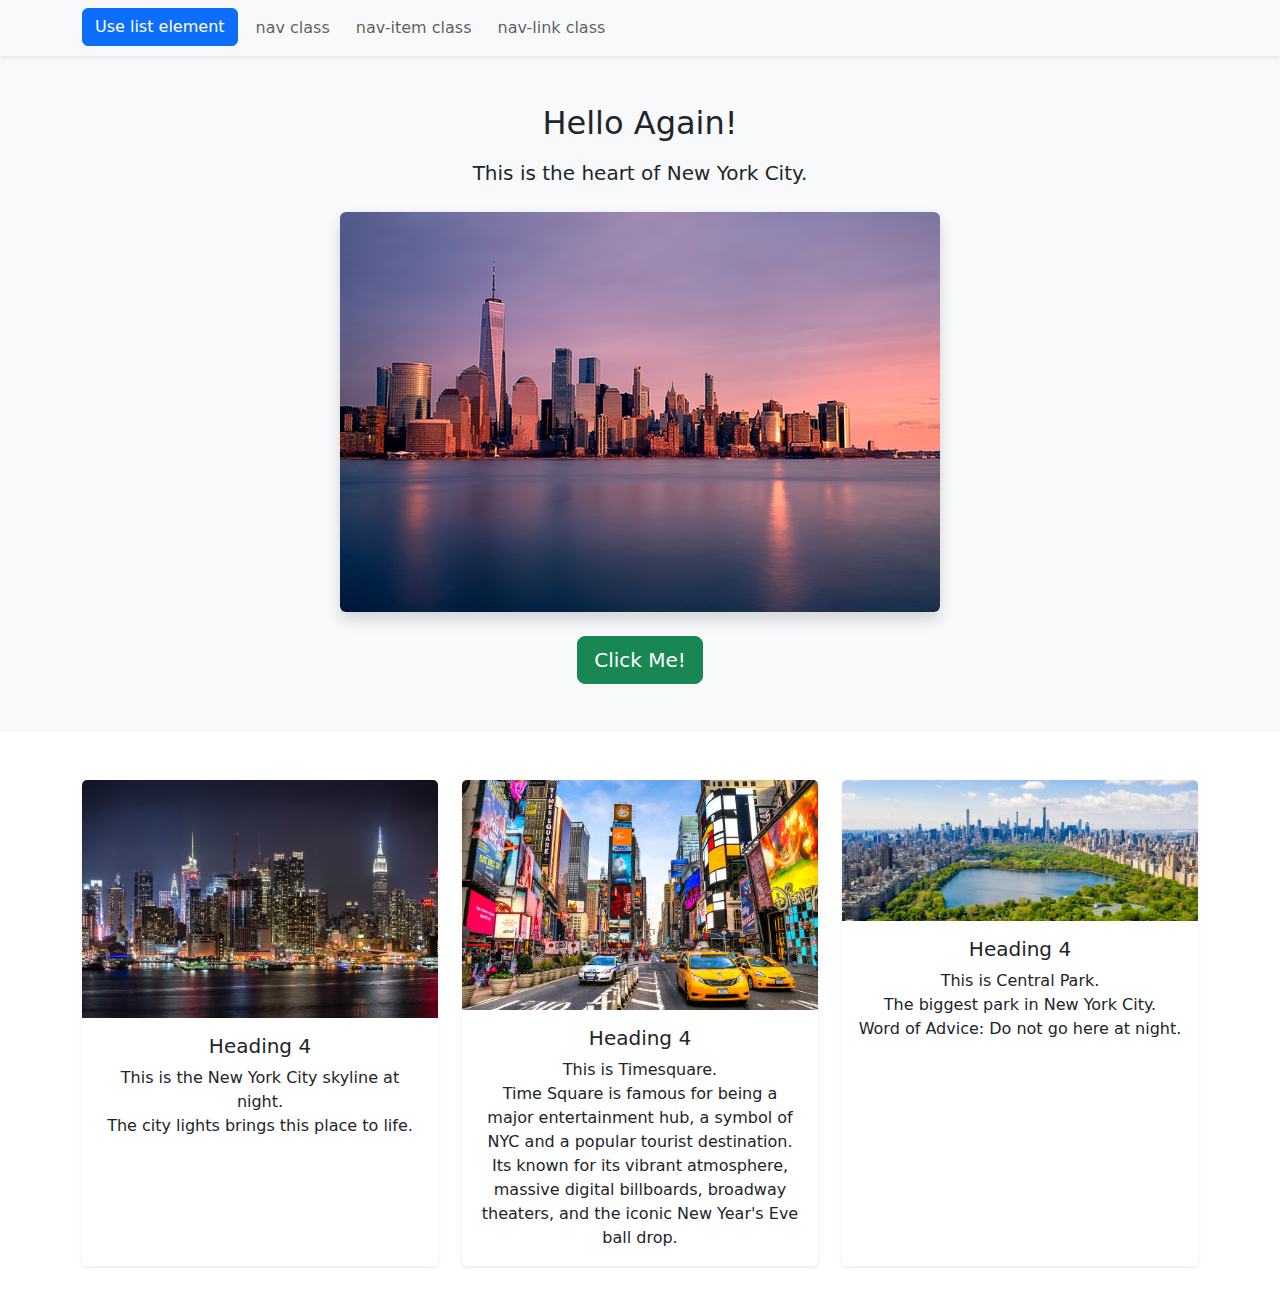
<file: Assignment_7.html>
<!DOCTYPE html>
<html lang="en">
<head>
  <meta charset="UTF-8">
  <meta name="viewport" content="width=device-width, initial-scale=1">
  <title>Bootstrap Webpage Enhanced</title>
  <link href="https://cdn.jsdelivr.net/npm/bootstrap@5.3.0/dist/css/bootstrap.min.css" rel="stylesheet">
  <style>
    .card-hover img {
      transition: transform 0.3s ease;
    }
    .card-hover:hover img {
      transform: scale(1.05);
    }
    .nav-link, .btn-primary {
      margin-right: 10px;
    }
  </style>
</head>
<body>

<!-- Navigation Bar -->
<nav class="navbar navbar-expand-lg navbar-light bg-light shadow-sm">
  <div class="container">
    <ul class="navbar-nav flex-row">
      <li class="nav-item">
        <a class="btn btn-primary" href="#">Use list element</a>
      </li>
      <li class="nav-item">
        <a class="nav-link" href="#">nav class</a>
      </li>
      <li class="nav-item">
        <a class="nav-link" href="#">nav-item class</a>
      </li>
      <li class="nav-item">
        <a class="nav-link" href="#">nav-link class</a>
      </li>
    </ul>
  </div>
</nav>

<!-- Main Section -->
<section class="py-5 bg-light">
  <div class="container text-center">
    <h2 class="mb-3">Hello Again!</h2>
    <p class="lead mb-4">This is the heart of New York City.</p>
    <img src="NYC.webp" class="img-fluid rounded shadow" alt="City Image" style="max-width: 600px;">
    <div class="mt-4">
      <button class="btn btn-success btn-lg">Click Me!</button>
    </div>
  </div>
</section>

<!-- Cards Section -->
<section class="py-5">
  <div class="container">
    <div class="row g-4">
      <div class="col-md-4">
        <div class="card card-hover h-100 border-0 shadow-sm">
          <img src="Manhattan_night.jpg" class="card-img-top" alt="City Image 1">
          <div class="card-body text-center">
            <h5 class="card-title">Heading 4</h5>
            <p class="card-text">This is the New York City skyline at night.<br>The city lights brings this place to life.</p>
          </div>
        </div>
      </div>
      <div class="col-md-4">
        <div class="card card-hover h-100 border-0 shadow-sm">
          <img src="NYC_times_square.jpg" class="card-img-top" alt="City Image 2">
          <div class="card-body text-center">
            <h5 class="card-title">Heading 4</h5>
            <p class="card-text">This is Timesquare.<br>Time Square is famous for being a major entertainment hub, a symbol of NYC and a popular tourist destination.<br>Its known for its vibrant atmosphere, massive digital billboards, broadway theaters, and the iconic New Year's Eve ball drop.</p>
          </div>
        </div>
      </div>
      <div class="col-md-4">
        <div class="card card-hover h-100 border-0 shadow-sm">
          <img src="NYC_Central_Park.jpg" class="card-img-top" alt="City Image 3">
          <div class="card-body text-center">
            <h5 class="card-title">Heading 4</h5>
            <p class="card-text">This is Central Park.<br>The biggest park in New York City.<br>Word of Advice: Do not go here at night.</p>
          </div>
        </div>
      </div>
    </div>
  </div>
</section>

<script src="https://cdn.jsdelivr.net/npm/bootstrap@5.3.0/dist/js/bootstrap.bundle.min.js"></script>
</body>
</html>
</file>
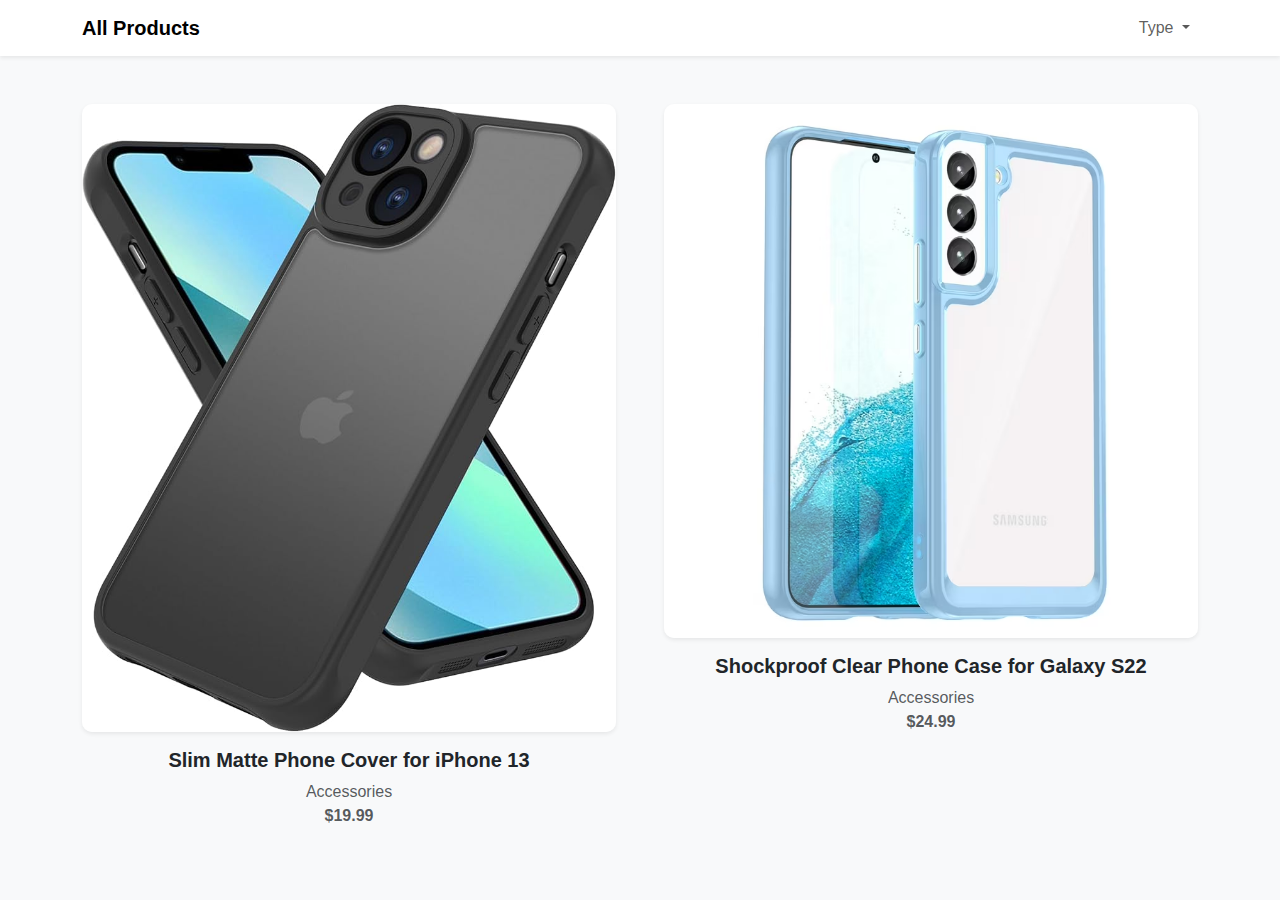
<file: Assignment_8.html>
<!DOCTYPE html>
<html lang="en">
<head>
  <meta charset="UTF-8">
  <meta name="viewport" content="width=device-width, initial-scale=1">
  <title>Elegant Phone Covers</title>
  <link href="https://cdn.jsdelivr.net/npm/bootstrap@5.3.2/dist/css/bootstrap.min.css" rel="stylesheet">
  <style>
    body {
      background-color: #f8f9fa;
      font-family: 'Segoe UI', Tahoma, Geneva, Verdana, sans-serif;
    }
    .product-card img {
      transition: transform 0.3s ease;
      border-radius: 10px;
    }
    .product-card img:hover {
      transform: scale(1.05);
    }
    .modal-content {
      border-radius: 15px;
    }
    .modal-header {
      background: linear-gradient(135deg, #ff7e5f, #feb47b);
      color: white;
      border-top-left-radius: 15px;
      border-top-right-radius: 15px;
    }
    .modal-body img {
      border-radius: 10px;
    }
    .input-group input {
      max-width: 70px;
    }
    .btn-danger {
      background-color: #ff5e57;
      border: none;
    }
    .btn-danger:hover {
      background-color: #ff2e2e;
    }
  </style>
</head>

<body>

<!-- Navbar -->
<nav class="navbar navbar-expand-lg navbar-light bg-white shadow-sm">
  <div class="container">
    <a class="navbar-brand fw-bold" href="#">All Products</a>
    <button class="navbar-toggler" type="button" data-bs-toggle="collapse" data-bs-target="#navbarNav">
      <span class="navbar-toggler-icon"></span>
    </button>
    <div class="collapse navbar-collapse justify-content-end" id="navbarNav">
      <ul class="navbar-nav">
        <li class="nav-item dropdown">
          <a class="nav-link dropdown-toggle" href="#" id="navbarDropdown" role="button" data-bs-toggle="dropdown">
            Type
          </a>
          <ul class="dropdown-menu">
            <li><a class="dropdown-item" href="#">Phone Covers</a></li>
            <li><a class="dropdown-item" href="#">Screen Protectors</a></li>
          </ul>
        </li>
      </ul>
    </div>
  </div>
</nav>

<!-- Products Section -->
<div class="container mt-5">
  <div class="row g-5 text-center">

    <!-- Product 1 -->
    <div class="col-md-6 product-card">
      <img src="iPhone_cover.jpg" alt="Slim Matte Phone Cover" class="img-fluid shadow-sm" style="cursor:pointer;" data-bs-toggle="modal" data-bs-target="#productModal1">
      <h5 class="mt-3 fw-semibold">Slim Matte Phone Cover for iPhone 13</h5>
      <p class="text-muted">Accessories<br><strong>$19.99</strong></p>
    </div>

    <!-- Product 2 -->
    <div class="col-md-6 product-card">
      <img src="Galaxy_S22_Cover.avif" alt="Shockproof Clear Phone Case" class="img-fluid shadow-sm" style="cursor:pointer;" data-bs-toggle="modal" data-bs-target="#productModal2">
      <h5 class="mt-3 fw-semibold">Shockproof Clear Phone Case for Galaxy S22</h5>
      <p class="text-muted">Accessories<br><strong>$24.99</strong></p>
    </div>

  </div>
</div>

<!-- Modal 1 -->
<div class="modal fade" id="productModal1" tabindex="-1" aria-labelledby="productModal1Label" aria-hidden="true">
  <div class="modal-dialog modal-dialog-centered">
    <div class="modal-content">
      <div class="modal-header">
        <h5 class="modal-title">Slim Matte Phone Cover</h5>
        <button type="button" class="btn-close btn-close-white" data-bs-dismiss="modal"></button>
      </div>
      <div class="modal-body text-center p-4">
        <img src="iPhone_cover.jpg" class="img-fluid mb-3" alt="Slim Matte Phone Cover">
        <p>Protect your phone with this stylish, slim matte cover designed for iPhone 13.</p>
        <ul class="list-unstyled mb-4">
          <li>⭐ Ultra-slim & lightweight</li>
          <li>⭐ Matte anti-fingerprint surface</li>
          <li>⭐ Shock-resistant corners</li>
        </ul>
        <div class="input-group justify-content-center">
          <span class="input-group-text">Qty:</span>
          <input type="number" class="form-control text-center" min="1" value="1">
          <button class="btn btn-danger ms-2">Add to Cart</button>
        </div>
      </div>
    </div>
  </div>
</div>

<!-- Modal 2 -->
<div class="modal fade" id="productModal2" tabindex="-1" aria-labelledby="productModal2Label" aria-hidden="true">
  <div class="modal-dialog modal-dialog-centered">
    <div class="modal-content">
      <div class="modal-header">
        <h5 class="modal-title">Shockproof Clear Phone Case</h5>
        <button type="button" class="btn-close btn-close-white" data-bs-dismiss="modal"></button>
      </div>
      <div class="modal-body text-center p-4">
        <img src="Galaxy_S22_Cover.avif" class="img-fluid mb-3" alt="Shockproof Clear Phone Case">
        <p>Durable shockproof transparent cover offering military-grade protection for Galaxy S22.</p>
        <ul class="list-unstyled mb-4">
          <li>⭐ Crystal-clear anti-yellow material</li>
          <li>⭐ Military-grade drop protection</li>
          <li>⭐ Raised bezels for camera and screen</li>
        </ul>
        <div class="input-group justify-content-center">
          <span class="input-group-text">Qty:</span>
          <input type="number" class="form-control text-center" min="1" value="1">
          <button class="btn btn-danger ms-2">Add to Cart</button>
        </div>
      </div>
    </div>
  </div>
</div>

<!-- Bootstrap JS -->
<script src="https://cdn.jsdelivr.net/npm/bootstrap@5.3.2/dist/js/bootstrap.bundle.min.js"></script>

</body>
</html>
</file>
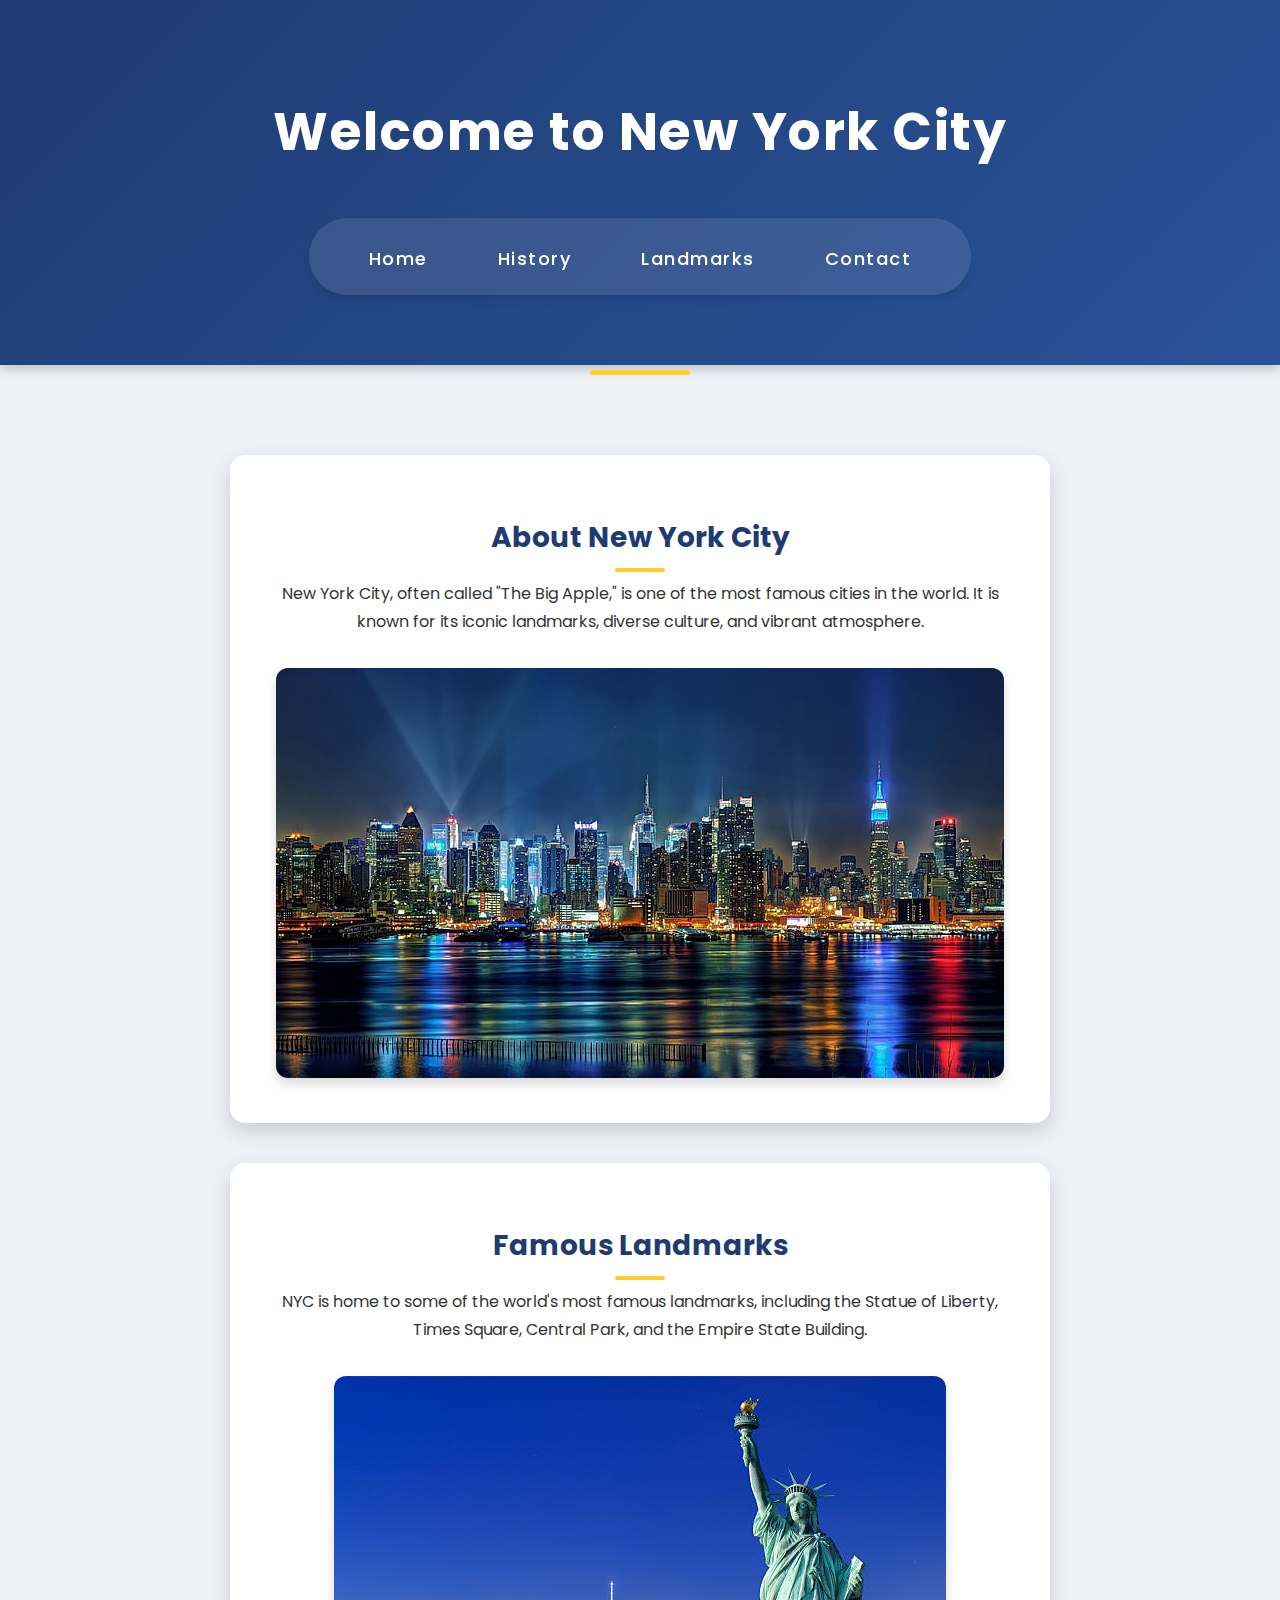
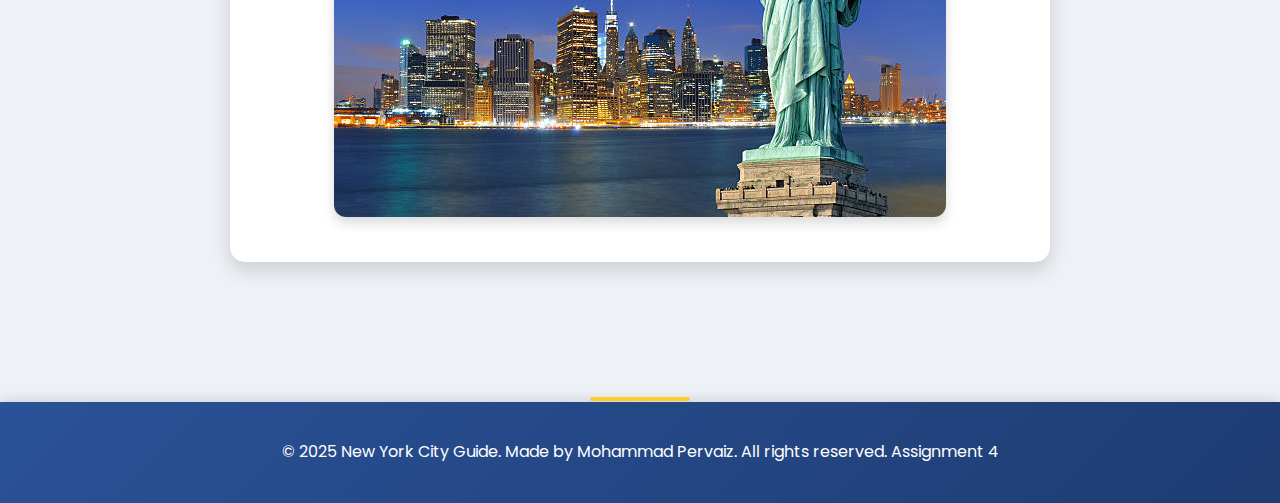
<file: ET710_Assignment_4.html>
<!DOCTYPE html>
<html lang="en">
<head>
    <meta charset="UTF-8">
    <meta name="viewport" content="width=device-width, initial-scale=1.0">
    <title>New York City</title>
    <link rel="stylesheet" href="ET710_Assignment_4.css">
</head>
<body>
    <header>
        <h1>Welcome to New York City</h1>
        <nav>
            <ul>
                <li><a href="#">Home</a></li>
                <li><a href="#">History</a></li>
                <li><a href="#">Landmarks</a></li>
                <li><a href="#">Contact</a></li>
            </ul>
        </nav>
    </header>

    <main>
        <section>
            <h2>About New York City</h2>
            <p>New York City, often called "The Big Apple," is one of the most famous cities in the world. 
               It is known for its iconic landmarks, diverse culture, and vibrant atmosphere.</p>
            <img src="NYC_skyline.jpg" alt="New York City Skyline">
        </section>

        <section>
            <h2>Famous Landmarks</h2>
            <p>NYC is home to some of the world's most famous landmarks, including the Statue of Liberty, 
               Times Square, Central Park, and the Empire State Building.</p>
            <img src="Statue-of-Liberty.jpg" alt="Statue of Liberty">
        </section>
    </main>

    <footer>
        <p>&copy; 2025 New York City Guide. Made by Mohammad Pervaiz. All rights reserved. Assignment 4</p>
    </footer>
</body>
</html>
</file>
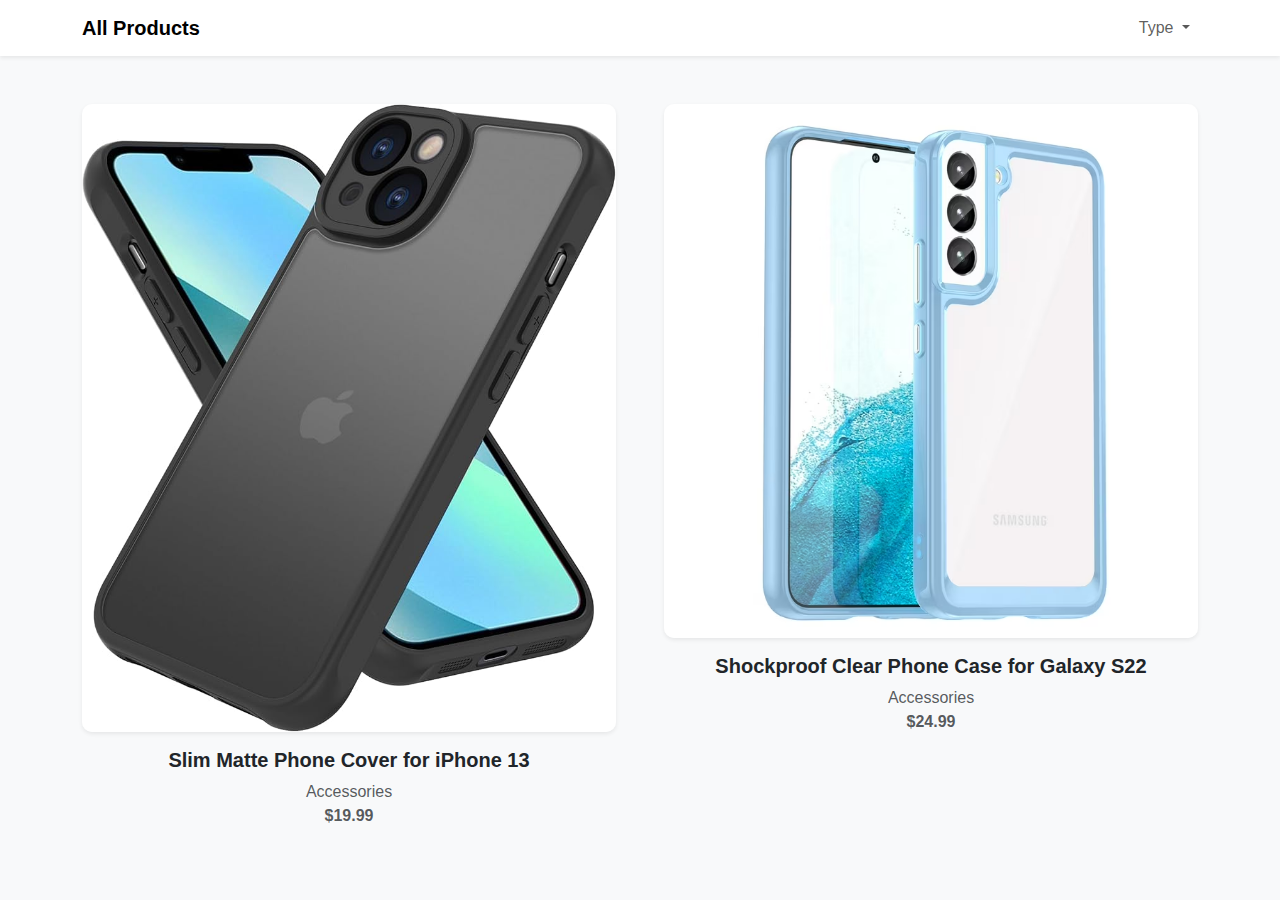
<file: ET_710_Assignment_9.html>
<!DOCTYPE html>
<html lang="en">
<head>
  <meta charset="UTF-8">
  <meta name="viewport" content="width=device-width, initial-scale=1">
  <title>Elegant Phone Covers</title>
  <link href="https://cdn.jsdelivr.net/npm/bootstrap@5.3.2/dist/css/bootstrap.min.css" rel="stylesheet">
  <style>
    body {
      background-color: #f8f9fa;
      font-family: 'Segoe UI', Tahoma, Geneva, Verdana, sans-serif;
    }
    .product-card img {
      transition: transform 0.3s ease;
      border-radius: 10px;
    }
    .product-card img:hover {
      transform: scale(1.05);
    }
    .modal-content {
      border-radius: 15px;
    }
    .modal-header {
      background: linear-gradient(135deg, #ff7e5f, #feb47b);
      color: white;
      border-top-left-radius: 15px;
      border-top-right-radius: 15px;
    }
    .modal-body img {
      border-radius: 10px;
    }
    .input-group input {
      max-width: 70px;
    }
    .btn-danger {
      background-color: #ff5e57;
      border: none;
    }
    .btn-danger:hover {
      background-color: #ff2e2e;
    }
  </style>
</head>

<body>

<!-- Navbar -->
<nav class="navbar navbar-expand-lg navbar-light bg-white shadow-sm">
  <div class="container">
    <a class="navbar-brand fw-bold" href="#">All Products</a>
    <button class="navbar-toggler" type="button" data-bs-toggle="collapse" data-bs-target="#navbarNav">
      <span class="navbar-toggler-icon"></span>
    </button>
    <div class="collapse navbar-collapse justify-content-end" id="navbarNav">
      <ul class="navbar-nav">
        <li class="nav-item dropdown">
          <a class="nav-link dropdown-toggle" href="#" id="navbarDropdown" role="button" data-bs-toggle="dropdown">
            Type
          </a>
          <ul class="dropdown-menu">
            <li><a class="dropdown-item" href="#">Phone Covers</a></li>
            <li><a class="dropdown-item" href="#">Screen Protectors</a></li>
          </ul>
        </li>
      </ul>
    </div>
  </div>
</nav>

<!-- Products Section -->
<div class="container mt-5">
  <div class="row g-5 text-center">

    <!-- Product 1 -->
    <div class="col-md-6 product-card">
      <img src="iPhone_cover.jpg" alt="Slim Matte Phone Cover" class="img-fluid shadow-sm" style="cursor:pointer;" data-bs-toggle="modal" data-bs-target="#productModal1">
      <h5 class="mt-3 fw-semibold">Slim Matte Phone Cover for iPhone 13</h5>
      <p class="text-muted">Accessories<br><strong>$19.99</strong></p>
    </div>

    <!-- Product 2 -->
    <div class="col-md-6 product-card">
      <img src="Galaxy_S22_Cover.avif" alt="Shockproof Clear Phone Case" class="img-fluid shadow-sm" style="cursor:pointer;" data-bs-toggle="modal" data-bs-target="#productModal2">
      <h5 class="mt-3 fw-semibold">Shockproof Clear Phone Case for Galaxy S22</h5>
      <p class="text-muted">Accessories<br><strong>$24.99</strong></p>
    </div>

  </div>
</div>

<!-- Modal 1 -->
<div class="modal fade" id="productModal1" tabindex="-1" aria-labelledby="productModal1Label" aria-hidden="true">
  <div class="modal-dialog modal-dialog-centered">
    <div class="modal-content">
      <div class="modal-header">
        <h5 class="modal-title">Slim Matte Phone Cover</h5>
        <button type="button" class="btn-close btn-close-white" data-bs-dismiss="modal"></button>
      </div>
      <div class="modal-body text-center p-4">
        <img src="iPhone_cover.jpg" class="img-fluid mb-3" alt="Slim Matte Phone Cover">
        <p>Protect your phone with this stylish, slim matte cover designed for iPhone 13.</p>
        <ul class="list-unstyled mb-4">
          <li>⭐ Ultra-slim & lightweight</li>
          <li>⭐ Matte anti-fingerprint surface</li>
          <li>⭐ Shock-resistant corners</li>
        </ul>
        <div class="input-group justify-content-center">
          <span class="input-group-text">Qty:</span>
          <input type="number" class="form-control text-center" min="1" value="1">
          <button id="addToCart1" class="btn btn-danger ms-2">Add to Cart</button>
        </div>
      </div>
    </div>
  </div>
</div>

<!-- Modal 2 -->
<div class="modal fade" id="productModal2" tabindex="-1" aria-labelledby="productModal2Label" aria-hidden="true">
  <div class="modal-dialog modal-dialog-centered">
    <div class="modal-content">
      <div class="modal-header">
        <h5 class="modal-title">Shockproof Clear Phone Case</h5>
        <button type="button" class="btn-close btn-close-white" data-bs-dismiss="modal"></button>
      </div>
      <div class="modal-body text-center p-4">
        <img src="Galaxy_S22_Cover.avif" class="img-fluid mb-3" alt="Shockproof Clear Phone Case">
        <p>Durable shockproof transparent cover offering military-grade protection for Galaxy S22.</p>
        <ul class="list-unstyled mb-4">
          <li>⭐ Crystal-clear anti-yellow material</li>
          <li>⭐ Military-grade drop protection</li>
          <li>⭐ Raised bezels for camera and screen</li>
        </ul>
        <div class="input-group justify-content-center">
          <span class="input-group-text">Qty:</span>
          <input type="number" class="form-control text-center" min="1" value="1">
          <button id="addToCart2" class="btn btn-danger ms-2">Add to Cart</button>
        </div>
      </div>
    </div>
  </div>
</div>

<!-- Bootstrap JS -->
<script src="https://cdn.jsdelivr.net/npm/bootstrap@5.3.2/dist/js/bootstrap.bundle.min.js"></script>

<!-- JavaScript for prompt functionality -->
<script>
  function handleAddToCart(productName) {
    const quantity = prompt(`How many ${productName} would you like to add to shopping cart?`);
    if (quantity && !isNaN(quantity) && Number(quantity) > 0) {
      alert(`Thank you! ${quantity} ${productName}(s) are received!`);
    } else {
      alert("Please enter a valid number.");
    }
  }

  document.getElementById("addToCart1").addEventListener("click", function () {
    handleAddToCart("Slim Matte Phone Cover");
  });

  document.getElementById("addToCart2").addEventListener("click", function () {
    handleAddToCart("Shockproof Clear Phone Case");
  });
</script>

</body>
</html>
</file>
<file: ET710_Assignment_4.css>
@import url('https://fonts.googleapis.com/css2?family=Poppins:wght@300;400;600&display=swap');

body {
    font-family: "Poppins", sans-serif;
    margin: 0;
    padding: 0;
    background-color: #eef1f5;
    color: #333;
    line-height: 1.8;
    overflow-x: hidden;
}

header {
    background: linear-gradient(135deg, #1e3c72, #2a5298);
    color: white;
    text-align: center;
    padding: 50px 20px;
    font-size: 26px;
    letter-spacing: 1.5px;
    font-weight: 600;
    box-shadow: 0 4px 10px rgba(0, 0, 0, 0.2);
    position: relative;
}

header::after {
    content: "";
    position: absolute;
    bottom: -10px;
    left: 50%;
    width: 100px;
    height: 5px;
    background: #ffcc29;
    transform: translateX(-50%);
    border-radius: 5px;
}

nav {
    display: flex;
    justify-content: center;
    margin-top: -15px;
}

nav ul {
    list-style: none;
    padding: 0;
    margin: 20px;
    display: flex;
    justify-content: center;
    background: rgba(255, 255, 255, 0.1);
    padding: 15px 25px;
    border-radius: 50px;
    backdrop-filter: blur(10px);
    box-shadow: 0 4px 8px rgba(0, 0, 0, 0.1);
}

nav ul li {
    margin: 0 15px;
}

nav ul li a {
    color: white;
    text-decoration: none;
    padding: 12px 20px;
    font-size: 18px;
    font-weight: 500;
    transition: all 0.3s ease-in-out;
    border-radius: 30px;
    position: relative;
}

nav ul li a::after {
    content: "";
    position: absolute;
    bottom: -5px;
    left: 50%;
    width: 0;
    height: 3px;
    background: #ffcc29;
    transition: width 0.3s ease, left 0.3s ease;
    border-radius: 3px;
}

nav ul li a:hover::after {
    width: 100%;
    left: 0;
}

nav ul li a:hover {
    transform: translateY(-2px);
    color: #ffcc29;
}

main {
    padding: 50px 20px;
    text-align: center;
}

section {
    background: white;
    margin: 40px auto;
    padding: 35px;
    max-width: 750px;
    border-radius: 15px;
    box-shadow: 0 8px 20px rgba(0, 0, 0, 0.15);
    transition: transform 0.3s ease-in-out, box-shadow 0.3s ease-in-out;
    position: relative;
    overflow: hidden;
}

section:hover {
    transform: translateY(-5px);
    box-shadow: 0 12px 30px rgba(0, 0, 0, 0.2);
}

h2 {
    color: #1e3c72;
    font-size: 28px;
    margin-bottom: 15px;
    position: relative;
}

h2::after {
    content: "";
    position: absolute;
    bottom: -8px;
    left: 50%;
    width: 50px;
    height: 4px;
    background: #ffcc29;
    transform: translateX(-50%);
    border-radius: 3px;
}

img {
    max-width: 100%;
    height: auto;
    border-radius: 12px;
    margin-top: 15px;
    box-shadow: 0 6px 12px rgba(0, 0, 0, 0.15);
    transition: transform 0.3s ease-in-out;
}

img:hover {
    transform: scale(1.05);
}

footer {
    text-align: center;
    padding: 20px;
    background: linear-gradient(135deg, #2a5298, #1e3c72);
    color: white;
    font-size: 16px;
    margin-top: 50px;
    box-shadow: 0 -4px 10px rgba(0, 0, 0, 0.1);
    position: relative;
}

footer::before {
    content: "";
    position: absolute;
    top: -5px;
    left: 50%;
    width: 100px;
    height: 4px;
    background: #ffcc29;
    transform: translateX(-50%);
    border-radius: 5px;
}

@media (max-width: 768px) {
    nav ul {
        flex-direction: column;
        text-align: center;
        padding: 10px;
    }

    nav ul li {
        margin: 10px 0;
    }

    section {
        max-width: 90%;
        padding: 25px;
    }

    header {
        font-size: 22px;
        padding: 40px 15px;
    }
}
</file>
